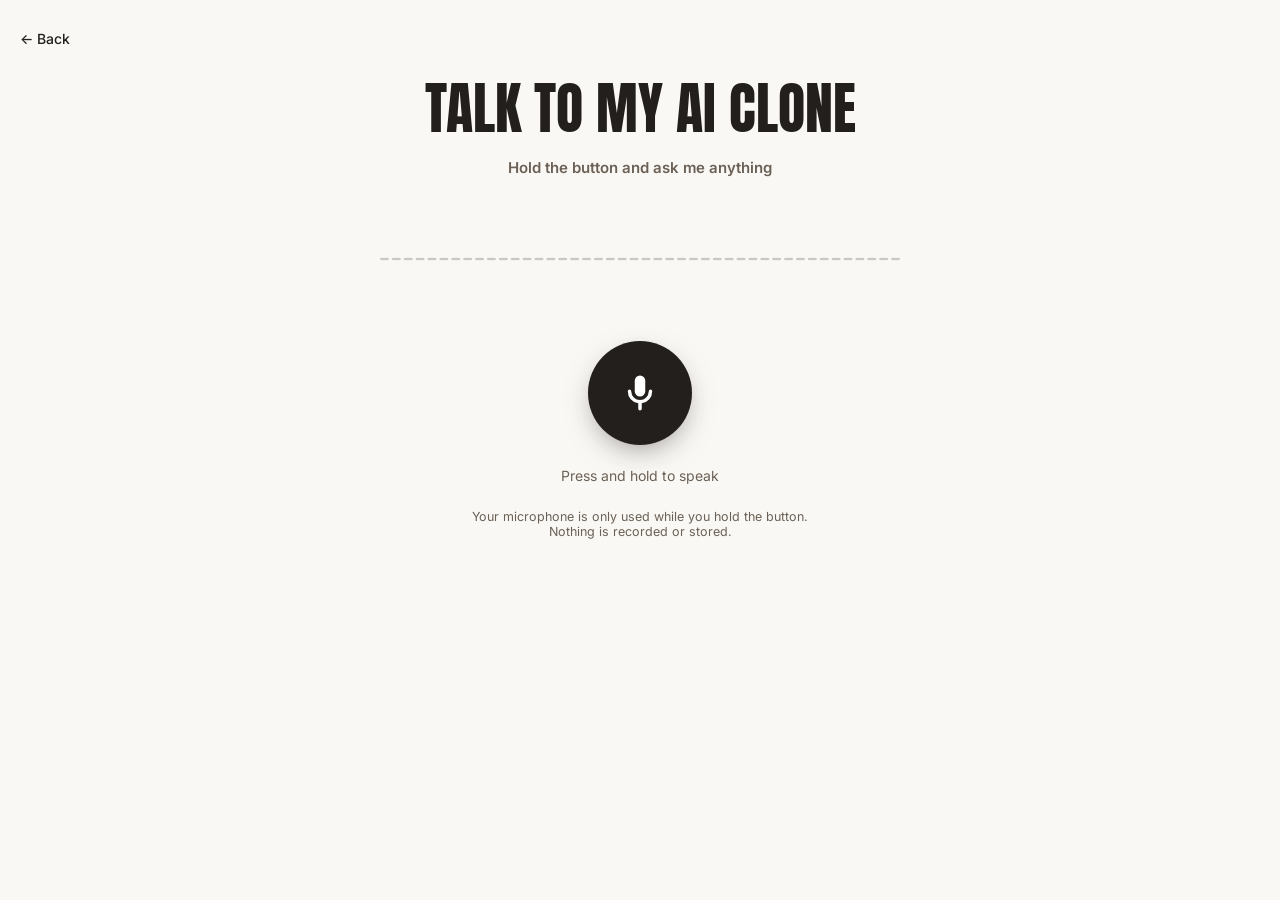
<file: voice/index.html>
<!DOCTYPE html>
<html lang="en">

<head>
    <meta charset="UTF-8" />
    <meta name="viewport" content="width=device-width, initial-scale=1.0" />
    <title>Talk to Alan's AI Clone</title>
    <meta name="description" content="Speak with Alan Alarcón's AI clone. Hold the button and ask anything." />

    <link rel="icon" type="image/png" sizes="32x32" href="../assets/favicon-32.png" />
    <link rel="preconnect" href="https://fonts.googleapis.com" />
    <link rel="preconnect" href="https://fonts.gstatic.com" crossorigin />
    <link href="https://fonts.googleapis.com/css2?family=Anton&family=Inter:wght@400;500;600&display=swap"
        rel="stylesheet" />

    <style>
        :root {
            --ink: #221f1c;
            --ink-soft: #6b6156;
            --paper: #faf8f4;
            --pill-dark: #221f1c;
            --accent: #23d160;
            --display: 'Anton', Impact, sans-serif;
            --sans: 'Inter', system-ui, sans-serif;
        }

        * {
            box-sizing: border-box;
        }

        body {
            margin: 0;
            min-height: 100vh;
            background: var(--paper);
            color: var(--ink);
            font-family: var(--sans);
            display: flex;
            flex-direction: column;
            align-items: center;
            padding: 28px 20px 48px;
            gap: 22px;
        }

        .nav {
            align-self: flex-start;
        }

        .nav a {
            color: var(--ink);
            text-decoration: none;
            font-size: 14px;
            font-weight: 500;
            border-bottom: 1px solid transparent;
            padding-bottom: 2px;
        }

        .nav a:hover {
            border-color: var(--ink);
        }

        h1 {
            font-family: var(--display);
            font-weight: 400;
            text-transform: uppercase;
            font-size: clamp(30px, 6vw, 56px);
            line-height: 1;
            margin: 10px 0 0;
            text-align: center;
        }

        .tagline {
            color: var(--ink-soft);
            font-size: 15px;
            font-weight: 600;
            margin: 0;
        }

        /* El visualizador. Se dibuja con JS en el paso 4c; por ahora
     está vacío a propósito. */
        #viz {
            width: min(520px, 100%);
            height: 120px;
            display: block;
        }

        /* Botón de micrófono: mantener presionado para hablar. */
        #mic {
            width: 104px;
            height: 104px;
            border-radius: 50%;
            border: none;
            cursor: pointer;
            background: var(--pill-dark);
            color: #fff;
            font-family: var(--sans);
            font-size: 13px;
            font-weight: 600;
            display: grid;
            place-items: center;
            gap: 4px;
            box-shadow: 0 10px 30px -10px rgba(34, 31, 28, .55);
            transition: transform .12s ease, box-shadow .12s ease;
            touch-action: none;
            /* evita que el móvil haga scroll al mantener */
            user-select: none;
            -webkit-user-select: none;
        }

        #mic:hover {
            transform: translateY(-2px);
        }

        #mic:active,
        #mic.recording {
            transform: scale(.95);
        }

        #mic.recording {
            background: #b3261e;
        }

        #mic:disabled {
            opacity: .45;
            cursor: not-allowed;
            transform: none;
        }

        #mic svg {
            width: 42px;
            height: 42px;
            fill: currentColor;
        }

        #status {
            min-height: 20px;
            margin: 0;
            font-size: 14px;
            color: var(--ink-soft);
            text-align: center;
        }

        #thread {
            width: min(560px, 100%);
            display: flex;
            flex-direction: column;
            gap: 10px;
        }

        #thread:empty {
            display: none;
        }

        .msg {
            max-width: 85%;
            padding: 10px 15px;
            border-radius: 16px;
            font-size: 14.5px;
            line-height: 1.5;
            animation: in .25s ease-out;
        }

        @keyframes in {
            from {
                opacity: 0;
                transform: translateY(6px);
            }
        }

        .msg.you {
            align-self: flex-end;
            background: var(--pill-dark);
            color: #fff;
            border-bottom-right-radius: 4px;
        }

        .msg.clone {
            align-self: flex-start;
            background: #fff;
            border: 1px solid rgba(34, 31, 28, .10);
            border-bottom-left-radius: 4px;
        }

        .hint {
            font-size: 12.5px;
            color: var(--ink-soft);
            text-align: center;
            max-width: 380px;
            margin: 0;
        }
    </style>
</head>

<body>

    <nav class="nav"><a href="../">&larr; Back</a></nav>

    <h1>Talk to my AI clone</h1>
    <p class="tagline">Hold the button and ask me anything</p>

    <canvas id="viz" width="1040" height="240" aria-hidden="true"></canvas>

    <button id="mic" type="button" aria-label="Hold to talk">
        <svg viewBox="0 0 24 24" aria-hidden="true">
            <path d="M12 14a3 3 0 0 0 3-3V5a3 3 0 0 0-6 0v6a3 3 0 0 0 3 3Z" />
            <path
                d="M19 11a1 1 0 1 0-2 0 5 5 0 0 1-10 0 1 1 0 1 0-2 0 7 7 0 0 0 6 6.92V21a1 1 0 1 0 2 0v-3.08A7 7 0 0 0 19 11Z" />
        </svg>
    </button>

    <p id="status">Press and hold to speak</p>

    <div id="thread" aria-live="polite"></div>

    <p class="hint">Your microphone is only used while you hold the button. Nothing is recorded or stored.</p>

    <script type="module" src="voice.js"></script>
</body>

</html>
</file>
